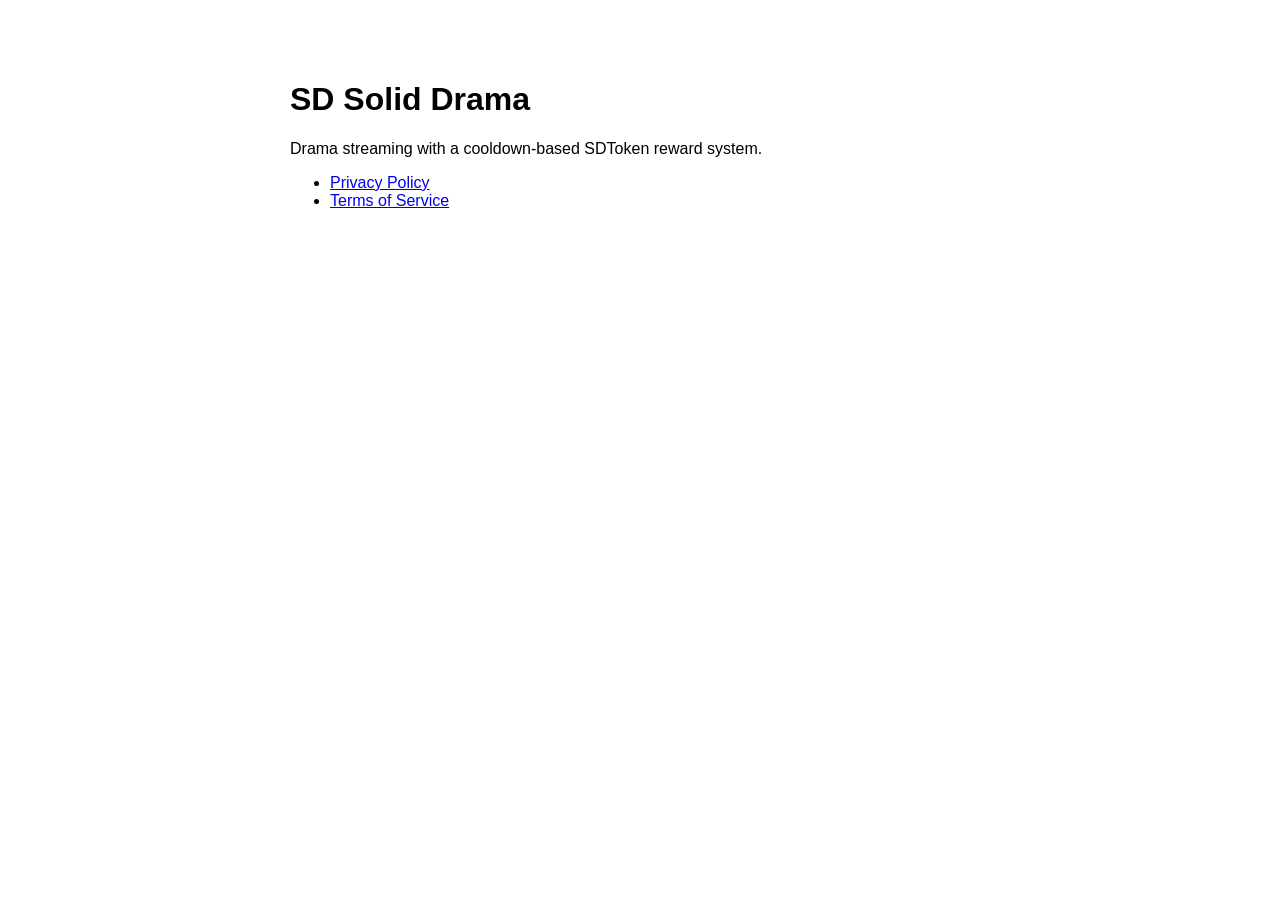
<file: index.html>
<!doctype html>
<html lang="en">
<head>
<meta charset="utf-8">
<meta name="viewport" content="width=device-width,initial-scale=1">
<title>SD Solid Drama</title>
</head>
<body style="font-family:Arial;max-width:700px;margin:40px auto;padding:20px">
<h1>SD Solid Drama</h1>
<p>Drama streaming with a cooldown-based SDToken reward system.</p>
<ul>
<li><a href="privacy.html">Privacy Policy</a></li>
<li><a href="terms.html">Terms of Service</a></li>
</ul>
</body>
</html>
</file>
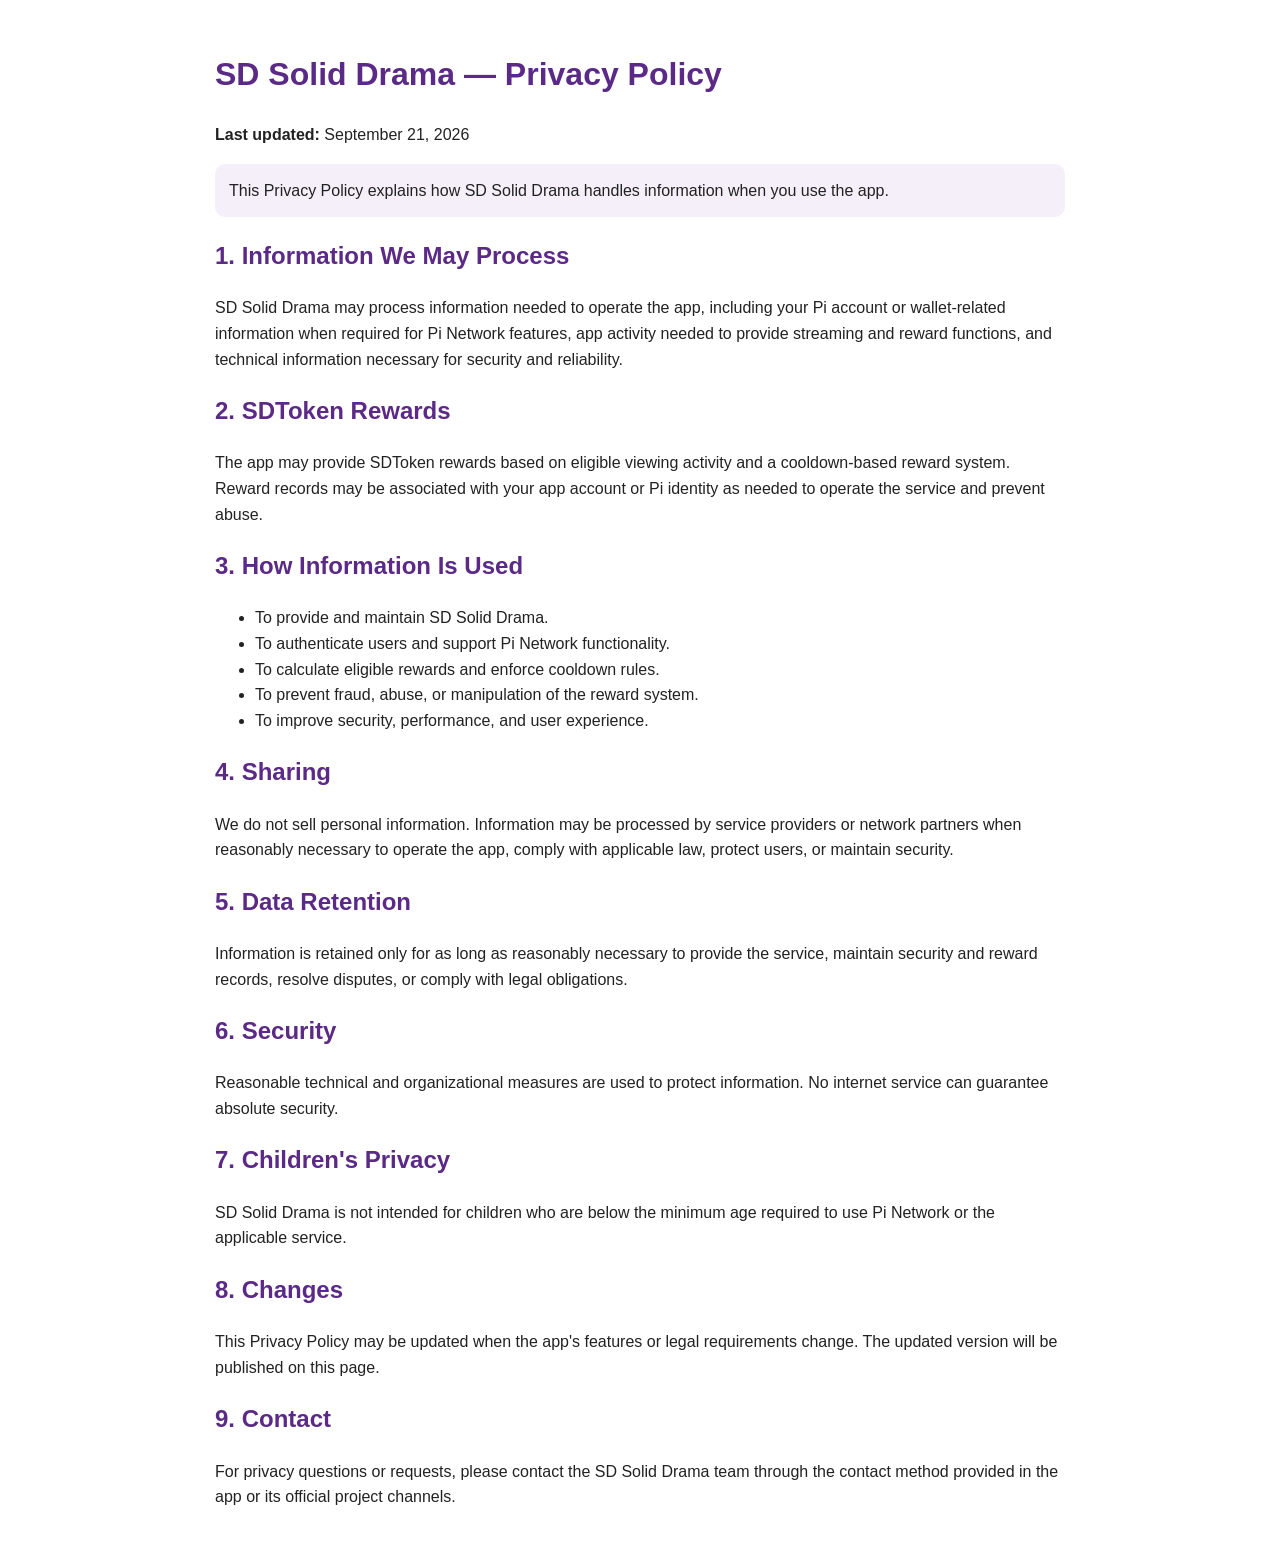
<file: privacy.html>
<!doctype html>
<html lang="en">
<head>
<meta charset="utf-8">
<meta name="viewport" content="width=device-width,initial-scale=1">
<title>SD Solid Drama — Privacy Policy</title>
<style>
body{font-family:Arial,sans-serif;max-width:850px;margin:0 auto;padding:28px;line-height:1.6;color:#222}
h1,h2{color:#5b2a86}
.note{background:#f4eff8;padding:14px;border-radius:10px}
</style>
</head>
<body>

<h1>SD Solid Drama — Privacy Policy</h1>
<p><strong>Last updated:</strong> September 21, 2026</p>

<div class="note">
This Privacy Policy explains how SD Solid Drama handles information when you use the app.
</div>

<h2>1. Information We May Process</h2>
<p>SD Solid Drama may process information needed to operate the app, including your Pi account or wallet-related information when required for Pi Network features, app activity needed to provide streaming and reward functions, and technical information necessary for security and reliability.</p>

<h2>2. SDToken Rewards</h2>
<p>The app may provide SDToken rewards based on eligible viewing activity and a cooldown-based reward system. Reward records may be associated with your app account or Pi identity as needed to operate the service and prevent abuse.</p>

<h2>3. How Information Is Used</h2>
<ul>
<li>To provide and maintain SD Solid Drama.</li>
<li>To authenticate users and support Pi Network functionality.</li>
<li>To calculate eligible rewards and enforce cooldown rules.</li>
<li>To prevent fraud, abuse, or manipulation of the reward system.</li>
<li>To improve security, performance, and user experience.</li>
</ul>

<h2>4. Sharing</h2>
<p>We do not sell personal information. Information may be processed by service providers or network partners when reasonably necessary to operate the app, comply with applicable law, protect users, or maintain security.</p>

<h2>5. Data Retention</h2>
<p>Information is retained only for as long as reasonably necessary to provide the service, maintain security and reward records, resolve disputes, or comply with legal obligations.</p>

<h2>6. Security</h2>
<p>Reasonable technical and organizational measures are used to protect information. No internet service can guarantee absolute security.</p>

<h2>7. Children's Privacy</h2>
<p>SD Solid Drama is not intended for children who are below the minimum age required to use Pi Network or the applicable service.</p>

<h2>8. Changes</h2>
<p>This Privacy Policy may be updated when the app's features or legal requirements change. The updated version will be published on this page.</p>

<h2>9. Contact</h2>
<p>For privacy questions or requests, please contact the SD Solid Drama team through the contact method provided in the app or its official project channels.</p>

</body>
</html>
</file>
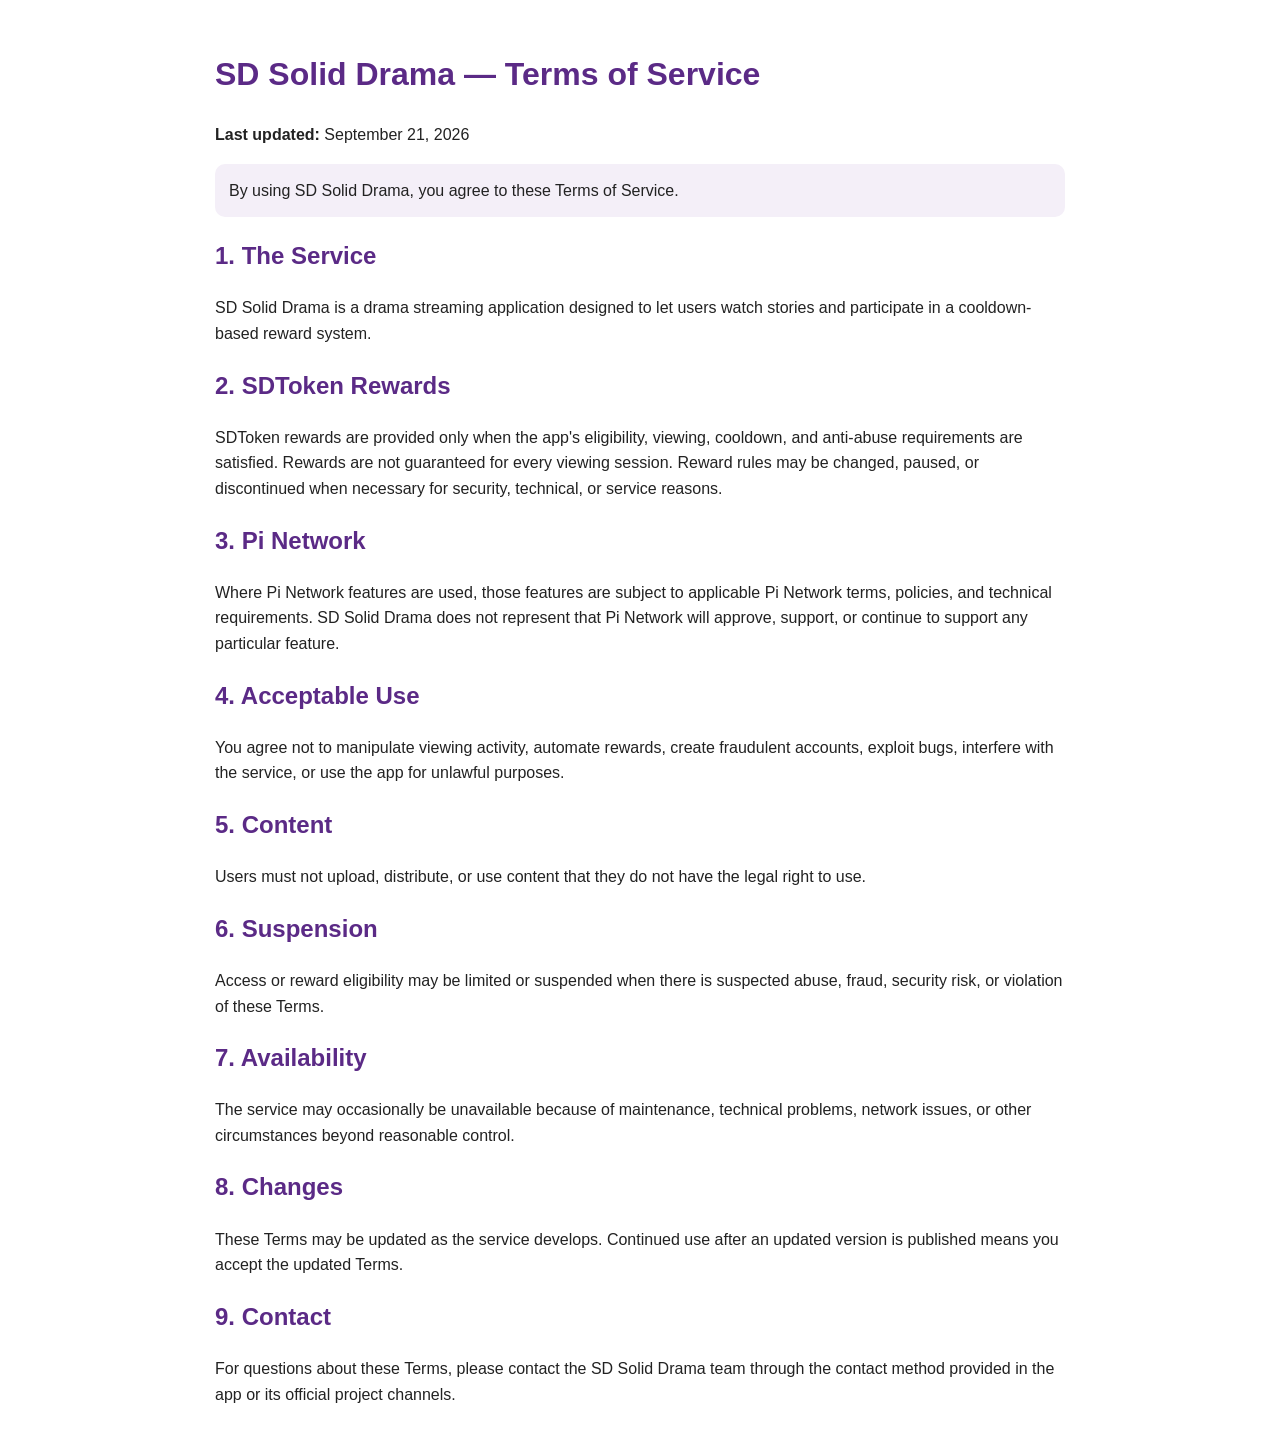
<file: terms.html>
<!doctype html>
<html lang="en">
<head>
<meta charset="utf-8">
<meta name="viewport" content="width=device-width,initial-scale=1">
<title>SD Solid Drama — Terms of Service</title>
<style>
body{font-family:Arial,sans-serif;max-width:850px;margin:0 auto;padding:28px;line-height:1.6;color:#222}
h1,h2{color:#5b2a86}
.note{background:#f4eff8;padding:14px;border-radius:10px}
</style>
</head>
<body>

<h1>SD Solid Drama — Terms of Service</h1>
<p><strong>Last updated:</strong> September 21, 2026</p>

<div class="note">
By using SD Solid Drama, you agree to these Terms of Service.
</div>

<h2>1. The Service</h2>
<p>SD Solid Drama is a drama streaming application designed to let users watch stories and participate in a cooldown-based reward system.</p>

<h2>2. SDToken Rewards</h2>
<p>SDToken rewards are provided only when the app's eligibility, viewing, cooldown, and anti-abuse requirements are satisfied. Rewards are not guaranteed for every viewing session. Reward rules may be changed, paused, or discontinued when necessary for security, technical, or service reasons.</p>

<h2>3. Pi Network</h2>
<p>Where Pi Network features are used, those features are subject to applicable Pi Network terms, policies, and technical requirements. SD Solid Drama does not represent that Pi Network will approve, support, or continue to support any particular feature.</p>

<h2>4. Acceptable Use</h2>
<p>You agree not to manipulate viewing activity, automate rewards, create fraudulent accounts, exploit bugs, interfere with the service, or use the app for unlawful purposes.</p>

<h2>5. Content</h2>
<p>Users must not upload, distribute, or use content that they do not have the legal right to use.</p>

<h2>6. Suspension</h2>
<p>Access or reward eligibility may be limited or suspended when there is suspected abuse, fraud, security risk, or violation of these Terms.</p>

<h2>7. Availability</h2>
<p>The service may occasionally be unavailable because of maintenance, technical problems, network issues, or other circumstances beyond reasonable control.</p>

<h2>8. Changes</h2>
<p>These Terms may be updated as the service develops. Continued use after an updated version is published means you accept the updated Terms.</p>

<h2>9. Contact</h2>
<p>For questions about these Terms, please contact the SD Solid Drama team through the contact method provided in the app or its official project channels.</p>

</body>
</html>
</file>
